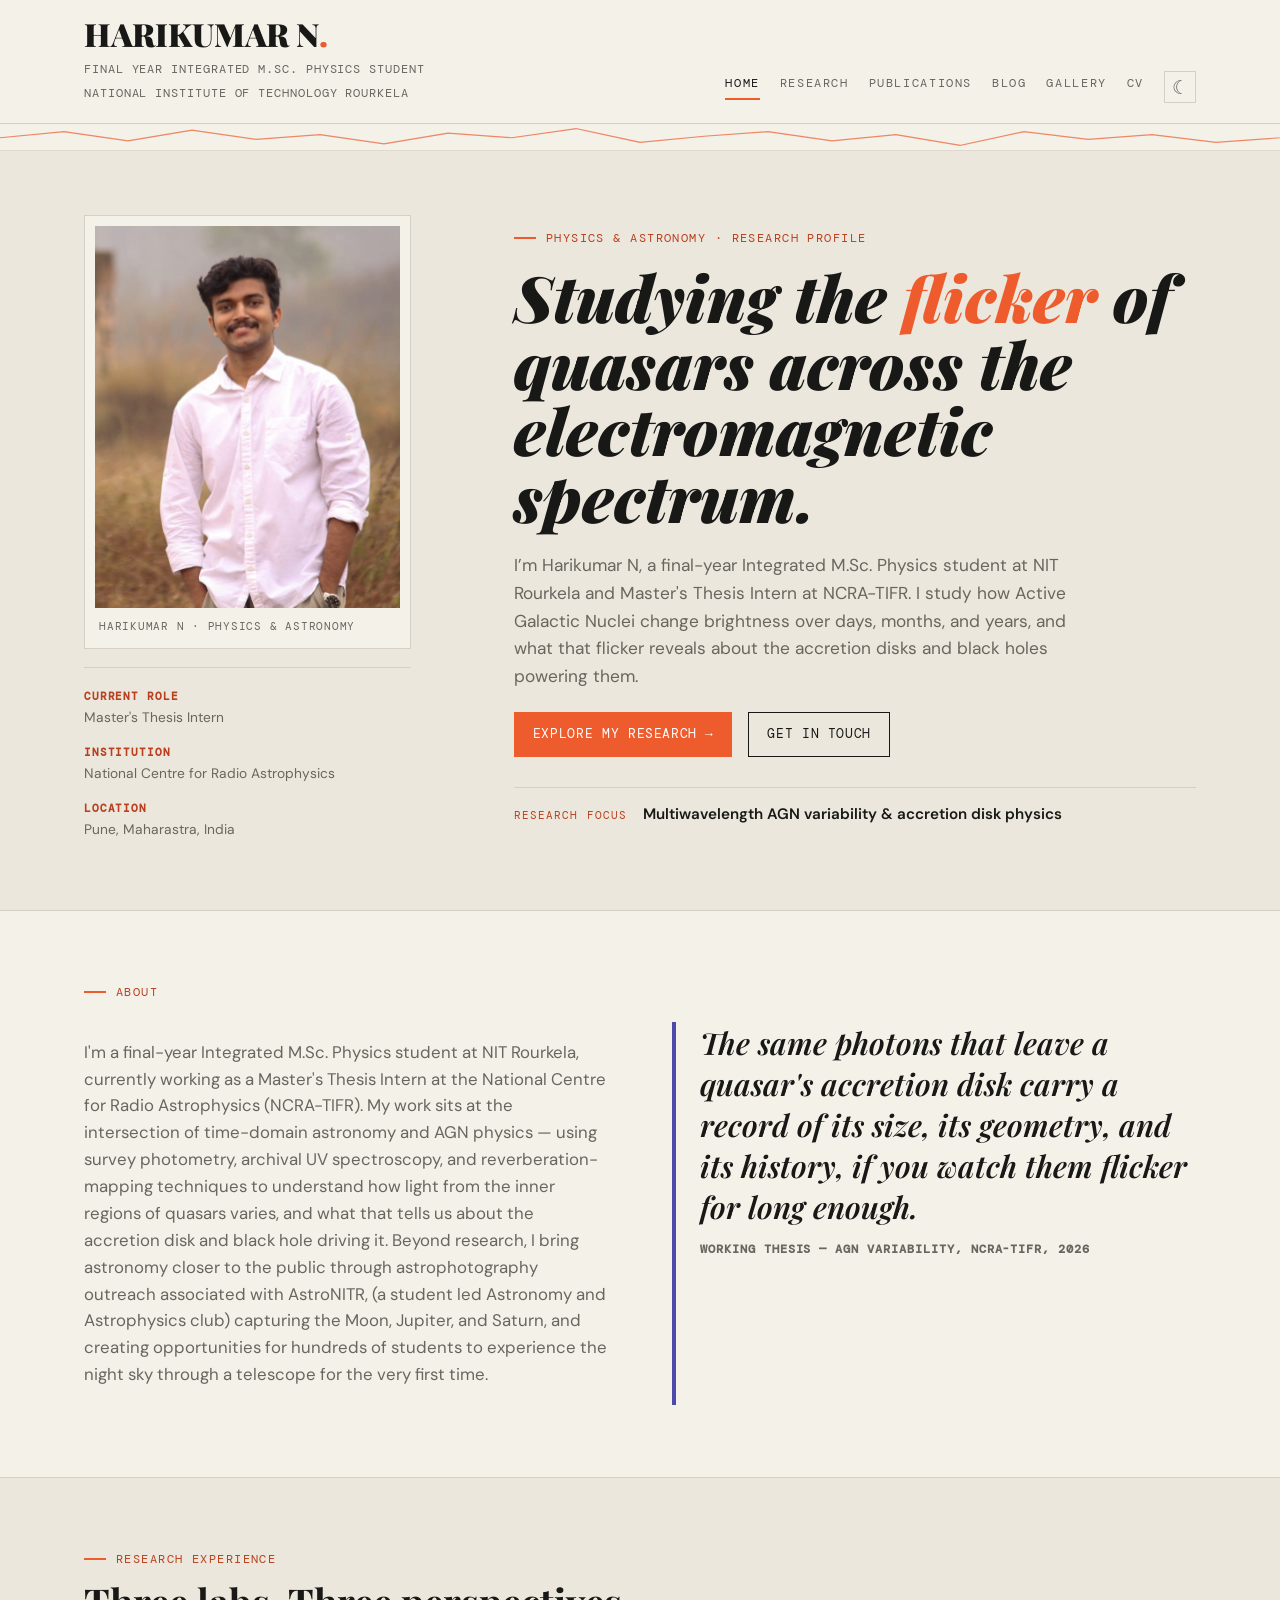
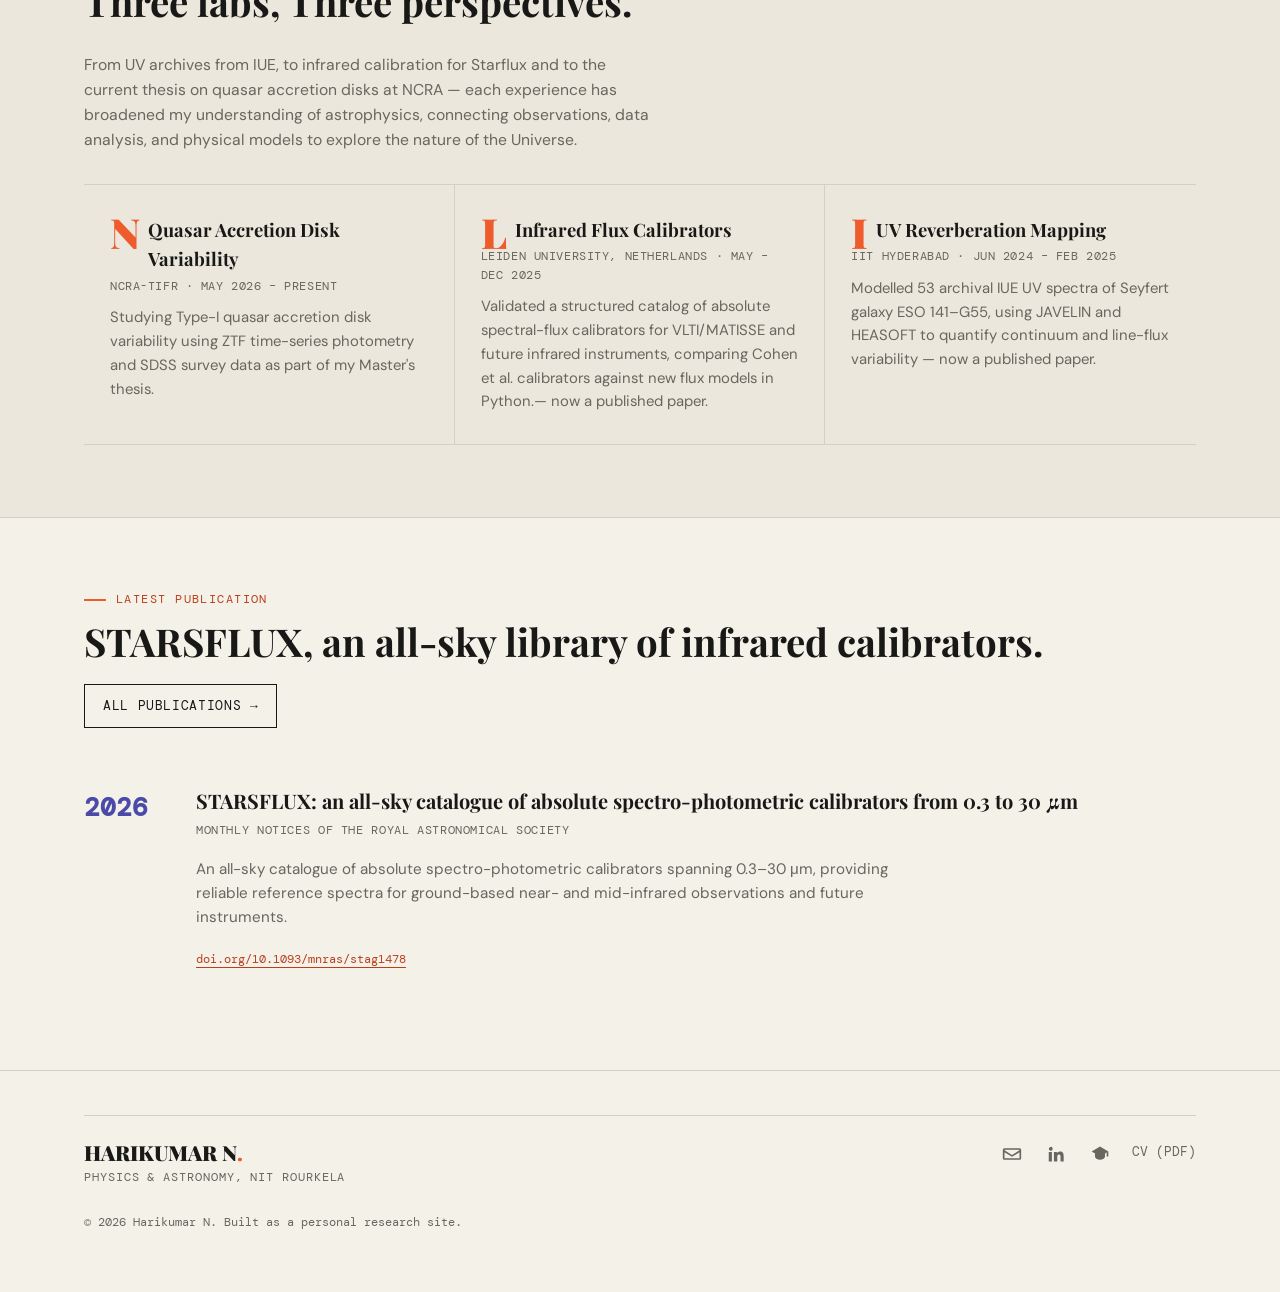
<file: index.html>
<!DOCTYPE html>
<html lang="en">
<head>
<meta charset="UTF-8">
<meta name="viewport" content="width=device-width, initial-scale=1">
<title>Harikumar N</title>
<meta name="description" content="Harikumar N, Master's researcher in Physics and Astronomy, NIT Rourkela — multiwavelength studies of AGN variability and accretion disk physics.">
<link rel="stylesheet" href="style.css">
</head>
<body>

<header class="masthead">
  <div class="wrap masthead-row">
    <div>
      <a href="index.html" class="wordmark">HARIKUMAR N<span>.</span></a>
      <div class="masthead-tag">final year Integrated M.Sc. Physics student </div>
      <div class="masthead-tag">National Institute of Technology Rourkela</div>
    </div>
    <nav class="mainnav">
      <a href="index.html" class="active">Home</a>
      <a href="research.html">Research</a>
      <a href="publications.html">Publications</a>
      <a href="blog.html">Blog</a>
      <a href="gallery.html">Gallery</a>
      <a href="AGN_CV (1).pdf">CV</a>
      <button class="theme-toggle" type="button" aria-pressed="false" aria-label="Switch to dark mode">
        <span class="theme-icon theme-moon" aria-hidden="true">☾</span>
        <span class="theme-icon theme-sun" aria-hidden="true">☀</span>
      </button>
    </nav>
  </div>
  <div class="masthead-rule"></div>
  <div class="pulse-strip" aria-hidden="true">
    <svg viewBox="0 0 1600 34" preserveAspectRatio="none">
      <path d="M0,18 L40,10 L80,22 L120,8 L160,20 L200,14 L240,26 L280,12 L320,18 L360,6 L400,24 L440,16 L480,10 L520,22 L560,14 L600,28 L640,10 L680,20 L720,14 L760,24 L800,18 L840,10 L880,22 L920,8 L960,20 L1000,14 L1040,26 L1080,12 L1120,18 L1160,6 L1200,24 L1240,16 L1280,10 L1320,22 L1360,14 L1400,28 L1440,10 L1480,20 L1520,14 L1560,24 L1600,18"
        fill="none" stroke="var(--quasar)" stroke-width="1.5"/>
    </svg>
  </div>
</header>

<main>
  <section class="hero profile-hero">
    <div class="wrap profile-grid">
      <aside class="profile-aside">
        <figure class="profile-portrait">
          <img src="profile.jpg.jpg" alt="Portrait of Harikumar N outdoors">
          <figcaption>Harikumar N · Physics &amp; Astronomy</figcaption>
        </figure>
        <div class="profile-facts">
          <div><b>Current role</b><br>Master's Thesis Intern</div>
          <div><b>Institution</b><br>National Centre for Radio Astrophysics</div>
          <div><b>Location</b><br>Pune, Maharastra, India</div>
        </div>
      </aside>
      <div class="profile-intro">
        <div class="eyebrow">Physics &amp; Astronomy · Research Profile</div>
        <h1>Studying the <em>flicker</em> of quasars across the electromagnetic spectrum.</h1>
        <p class="hero-dek">I’m Harikumar N, a final-year Integrated M.Sc. Physics student at NIT Rourkela and Master's Thesis Intern at NCRA-TIFR. I study how Active Galactic Nuclei change brightness over days, months, and years, and what that flicker reveals about the accretion disks and black holes powering them.</p>
        <div class="hero-links">
          <a class="btn primary" href="research.html">Explore my research <span aria-hidden="true">→</span></a>
          <a class="btn" href="mailto:nandavan2003@gmail.com">Get in touch</a>
        </div>
        <div class="profile-focus">
          <span>Research focus</span>
          <strong>Multiwavelength AGN variability &amp; accretion disk physics</strong>
        </div>
      </div>
    </div>
  </section>

  <section class="block">
    <div class="wrap">
      <div class="eyebrow">About</div>
      <div class="two-col" style="margin-top:20px;">
        <p style="font-size:1.05rem; color:var(--ink-soft); max-width:60ch;">
          I'm a final-year Integrated M.Sc. Physics student at NIT Rourkela, currently working as a
          Master's Thesis Intern at the National Centre for Radio Astrophysics (NCRA-TIFR). My work sits at the
          intersection of time-domain astronomy and AGN physics — using survey photometry, archival UV
          spectroscopy, and reverberation-mapping techniques to understand how light from the inner regions
          of quasars varies, and what that tells us about the accretion disk and black hole driving it.
          Beyond research, I bring astronomy closer to the public through astrophotography outreach associated with AstroNITR, (a student led Astronomy and Astrophysics club) capturing the Moon, Jupiter, and Saturn, and creating opportunities for hundreds of students to experience the night sky through a telescope for the very first time.
        </p>
        <blockquote class="pullquote">
          The same photons that leave a quasar's accretion disk carry a record of its size, its geometry,
          and its history, if you watch them flicker for long enough.
          <cite>Working thesis — AGN variability, NCRA-TIFR, 2026</cite>
        </blockquote>
      </div>
    </div>
  </section>

  <section class="block tinted">
    <div class="wrap">
      <div class="block-head">
        <div>
          <div class="eyebrow"> Research Experience</div>
          <h2>Three labs, Three perspectives.</h2>
        </div>
        <p>From UV archives from IUE, to infrared calibration for Starflux and to the current thesis on quasar
          accretion disks at NCRA — each experience has broadened my understanding of astrophysics, connecting observations, data analysis, and physical models to explore the nature of the Universe.</p>
      </div>
      <div class="dispatch-grid">
        <article class="dispatch reveal">
          <span class="drop">N</span>
          <h3>Quasar Accretion Disk Variability</h3>
          <div class="meta">NCRA-TIFR · May 2026 – Present</div>
          <p>Studying Type-I quasar accretion disk variability using ZTF time-series photometry and SDSS
            survey data as part of my Master's thesis.</p>
        </article>
        <article class="dispatch reveal">
          <span class="drop">L</span>
          <h3>Infrared Flux Calibrators</h3>
          <div class="meta">Leiden University, Netherlands · May – Dec 2025</div>
          <p>Validated a structured catalog of absolute spectral-flux calibrators for VLTI/MATISSE and future
            infrared instruments, comparing Cohen et al. calibrators against new flux models in Python.— now a published paper.</p>
        </article>
        <article class="dispatch reveal">
          <span class="drop">I</span>
          <h3>UV Reverberation Mapping</h3>
          <div class="meta">IIT Hyderabad · Jun 2024 – Feb 2025</div>
          <p>Modelled 53 archival IUE UV spectra of Seyfert galaxy ESO 141–G55, using JAVELIN and HEASOFT
            to quantify continuum and line-flux variability — now a published paper.</p>
        </article>
      </div>
    </div>
  </section>

  <section class="block">
    <div class="wrap">
      <div class="block-head">
        <div>
          <div class="eyebrow">Latest publication</div>
          <h2>STARSFLUX, an all-sky library of infrared calibrators.</h2>
        </div>
        <a class="btn" href="publications.html">All publications →</a>
      </div>
      <div class="pub-entry" style="border-bottom:none;">
        <div class="pub-year">2026</div>
        <div>
          <div class="pub-title">STARSFLUX: an all-sky catalogue of absolute spectro-photometric calibrators from 0.3 to 30 μm</div>
          <div class="pub-journal">Monthly Notices of the Royal Astronomical Society</div>
          <p class="pub-desc">An all-sky catalogue of absolute spectro-photometric calibrators spanning 0.3–30 μm, providing reliable reference spectra for ground-based near- and mid-infrared observations and future instruments.</p>
          <a class="pub-link" href="https://doi.org/10.1093/mnras/stag1478" target="_blank" rel="noopener">doi.org/10.1093/mnras/stag1478</a>
        </div>
      </div>
    </div>
  </section>
</main>

<footer>
  <div class="wrap">
    <div class="masthead-rule" style="margin-bottom:26px;"></div>
    <div class="footer-row">
      <div>
        <div class="wordmark" style="font-size:1.3rem;">HARIKUMAR N<span>.</span></div>
        <div class="masthead-tag">Physics &amp; Astronomy, NIT Rourkela</div>
      </div>
      <div class="footer-links">
        <a class="icon-link" href="mailto:nandavan2003@gmail.com" aria-label="Email" title="Email">
          <svg viewBox="0 0 24 24" aria-hidden="true"><path d="M3 5h18a2 2 0 0 1 2 2v10a2 2 0 0 1-2 2H3a2 2 0 0 1-2-2V7a2 2 0 0 1 2-2Zm0 2v.5l9 5.6 9-5.6V7H3Zm18 10V9.85l-8.47 5.27a1 1 0 0 1-1.06 0L3 9.85V17h18Z"/></svg>
        </a>
        <a class="icon-link" href="https://www.linkedin.com/in/harikumar-n-b17628258/" target="_blank" rel="noopener" aria-label="LinkedIn" title="LinkedIn">
          <svg viewBox="0 0 24 24" aria-hidden="true"><path d="M5.2 3.5A2.3 2.3 0 1 1 5.2 8a2.3 2.3 0 0 1 0-4.5ZM3.3 9.5h3.8V21H3.3V9.5ZM9.5 9.5h3.6v1.57h.05c.5-.94 1.73-1.93 3.56-1.93 3.81 0 4.51 2.5 4.51 5.75V21h-3.8v-5.42c0-1.29-.02-2.95-1.8-2.95-1.8 0-2.08 1.4-2.08 2.85V21H9.5V9.5Z"/></svg>
        </a>
        <a class="icon-link" href="https://scholar.google.com/citations?user=ooK4Ng0AAAAJ&hl=en" target="_blank" rel="noopener" aria-label="Google Scholar" title="Google Scholar">
          <svg viewBox="0 0 24 24" aria-hidden="true"><path d="m2 9 10-6 10 6-10 6L2 9Zm4 2.4V15c0 2.2 2.69 4 6 4s6-1.8 6-4v-3.6l-6 3.6-6-3.6ZM20 10v5h2v-6l-2 1Z"/></svg>
        </a>
        <a href="AGN_CV (1).pdf">CV (PDF)</a>
      </div>
    </div>
    <div class="footer-note">© <span id="year"></span> Harikumar N. Built as a personal research site.</div>
  </div>
</footer>

<script src="script.js"></script>
</body>
</html>
</file>
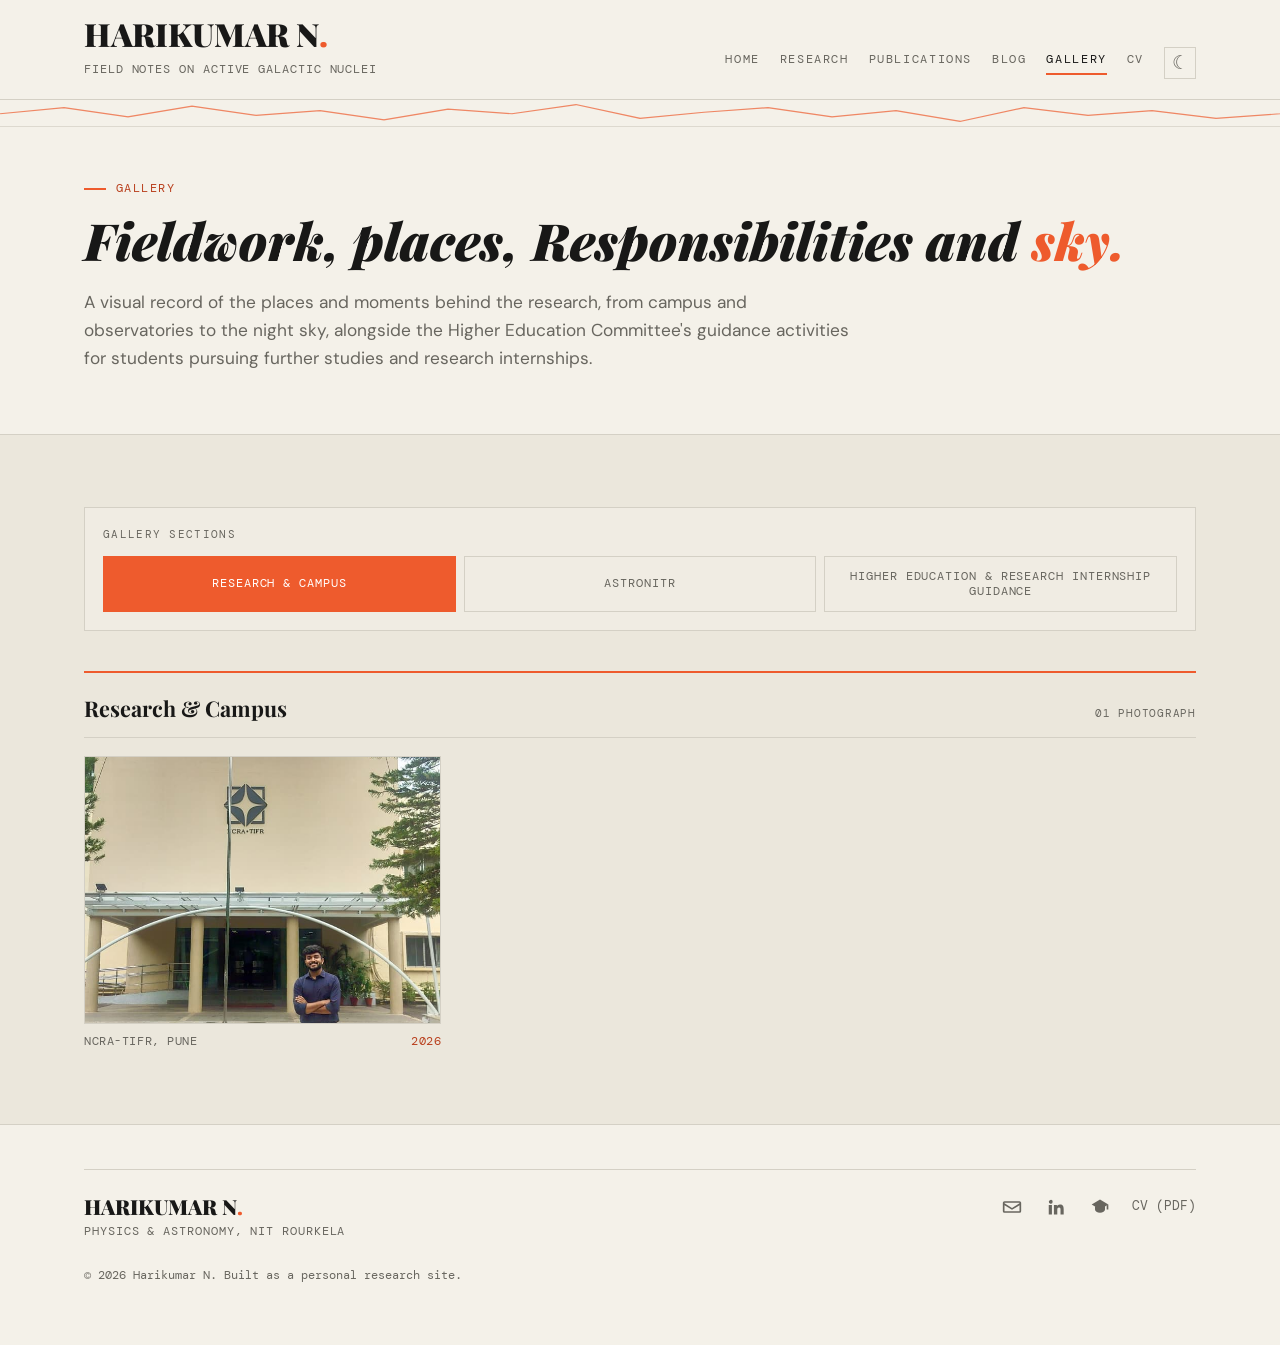
<file: gallery.html>
<!DOCTYPE html>
<html lang="en">
<head>
<meta charset="UTF-8">
<meta name="viewport" content="width=device-width, initial-scale=1">
<title>Gallery — Harikumar N</title>
<meta name="description" content="Photographs from Harikumar N's research, campus life, and astrophotography.">
<link rel="stylesheet" href="style.css">
</head>
<body>

<header class="masthead">
  <div class="wrap masthead-row">
    <div>
      <a href="index.html" class="wordmark">HARIKUMAR N<span>.</span></a>
      <div class="masthead-tag">Field Notes on Active Galactic Nuclei</div>
    </div>
    <nav class="mainnav">
      <a href="index.html">Home</a>
      <a href="research.html">Research</a>
      <a href="publications.html">Publications</a>
      <a href="blog.html">Blog</a>
      <a href="gallery.html" class="active">Gallery</a>
      <a href="AGN_CV (1).pdf">CV</a>
      <button class="theme-toggle" type="button" aria-pressed="false" aria-label="Switch to dark mode">
        <span class="theme-icon theme-moon" aria-hidden="true">☾</span>
        <span class="theme-icon theme-sun" aria-hidden="true">☀</span>
      </button>
    </nav>
  </div>
  <div class="masthead-rule"></div>
  <div class="pulse-strip" aria-hidden="true">
    <svg viewBox="0 0 1600 34" preserveAspectRatio="none">
      <path d="M0,18 L40,10 L80,22 L120,8 L160,20 L200,14 L240,26 L280,12 L320,18 L360,6 L400,24 L440,16 L480,10 L520,22 L560,14 L600,28 L640,10 L680,20 L720,14 L760,24 L800,18 L840,10 L880,22 L920,8 L960,20 L1000,14 L1040,26 L1080,12 L1120,18 L1160,6 L1200,24 L1240,16 L1280,10 L1320,22 L1360,14 L1400,28 L1440,10 L1480,20 L1520,14 L1560,24 L1600,18"
        fill="none" stroke="var(--quasar)" stroke-width="1.5"/>
    </svg>
  </div>
</header>

<main>
  <section class="hero" style="padding:52px 0 40px;">
    <div class="wrap">
      <div class="eyebrow">Gallery</div>
      <h1 style="font-size:clamp(2rem,4.4vw,3.2rem);">Fieldwork, places, Responsibilities and <em>sky.</em></h1>
      <p class="hero-dek" style="max-width:64ch;">A visual record of the places and moments behind the research, from campus and observatories to the night sky, alongside the Higher Education Committee's guidance activities for students pursuing further studies and research internships.</p>
    </div>
  </section>

  <section class="block tinted gallery-section">
    <div class="wrap">
      <div class="gallery-section-switcher">
        <div class="gallery-section-label">Gallery sections</div>
        <nav class="gallery-tabs" aria-label="Gallery sections">
        <button class="gallery-tab is-active" type="button" data-gallery-target="research-campus" aria-controls="research-campus" aria-selected="true">Research &amp; Campus</button>
        <button class="gallery-tab" type="button" data-gallery-target="astronitr" aria-controls="astronitr" aria-selected="false">AstroNITR</button>
        <button class="gallery-tab" type="button" data-gallery-target="higher-education" aria-controls="higher-education" aria-selected="false">Higher Education &amp; Research Internship Guidance</button>
        </nav>
      </div>

      <div class="gallery-group" id="research-campus">
        <div class="gallery-group-head">
          <h3>Research &amp; Campus</h3>
          <span class="gallery-count">01 photograph</span>
        </div>
        <div class="gallery-grid">
          <figure class="gallery-item">
            <img src="harikumar-ncra.jpeg" alt="Harikumar N outside the NCRA-TIFR building in Pune" loading="lazy">
            <figcaption>NCRA-TIFR, Pune <span>2026</span></figcaption>
          </figure>
        </div>
      </div>

      <div class="gallery-group is-hidden" id="astronitr">
        <div class="gallery-group-head">
          <h3>AstroNITR</h3>
          <span class="gallery-count">11 photographs</span>
        </div>
        <div class="gallery-grid astro-slideshow" aria-live="polite">
          <figure class="gallery-item astro-slide is-active"><img src="Astronitr/1.jpeg" alt="Close-up of the lunar surface" loading="lazy"><figcaption>Lunar surface close-up <span>01 / 11</span></figcaption></figure>
          <figure class="gallery-item astro-slide"><img src="Astronitr/2.jpeg" alt="Orion Nebula" loading="lazy"><figcaption>Orion Nebula <span>02 / 11</span></figcaption></figure>
          <figure class="gallery-item astro-slide"><img src="Astronitr/3.jpeg" alt="Full Moon" loading="lazy"><figcaption>Full Moon <span>03 / 11</span></figcaption></figure>
          <figure class="gallery-item astro-slide"><img src="Astronitr/4.jpeg" alt="Full Moon" loading="lazy"><figcaption>Full Moon <span>04 / 11</span></figcaption></figure>
          <figure class="gallery-item astro-slide"><img src="Astronitr/5.jpeg" alt="Moon" loading="lazy"><figcaption>Moon <span>05 / 11</span></figcaption></figure>
          <figure class="gallery-item astro-slide"><img src="Astronitr/6.jpeg" alt="Jupiter" loading="lazy"><figcaption>Jupiter <span>06 / 11</span></figcaption></figure>
          <figure class="gallery-item astro-slide"><img src="Astronitr/7.jpeg" alt="Saturn" loading="lazy"><figcaption>Saturn <span>07 / 11</span></figcaption></figure>
          <figure class="gallery-item astro-slide"><img src="Astronitr/9.jpeg" alt="Moon" loading="lazy"><figcaption>Moon <span>08 / 11</span></figcaption></figure>
          <figure class="gallery-item astro-slide"><img src="Astronitr/11.jpeg" alt="Sun Spot observation during ASI conference 2024" loading="lazy"><figcaption>Sun Spot observation during ASI conference 2024 <span>09 / 11</span></figcaption></figure>
          <figure class="gallery-item astro-slide"><img src="Astronitr/12.jpeg" alt="Sun Spot observation during ASI conference 2024" loading="lazy"><figcaption>Sun Spot observation during ASI conference 2024 <span>10 / 11</span></figcaption></figure>
          <figure class="gallery-item astro-slide"><img src="Astronitr/13.jpeg" alt="Sun Spot observation during ASI conference 2024" loading="lazy"><figcaption>Sun Spot observation during ASI conference 2024 <span>11 / 11</span></figcaption></figure>
        </div>
      </div>

      <div class="gallery-group is-hidden" id="higher-education">
        <div class="gallery-group-head">
          <h3>Higher Education &amp; Research Internship Guidance</h3>
          <span class="gallery-count">06 items</span>
        </div>
        <p class="gallery-group-description">As the Secretary of Higher Education Committee which comes under the Career Development Center at NIT Rourkela, I have maintained strong relationships with leading educators and higher education consultancies to help students access guidance on further studies, research internships, and career opportunities.</p>
        <div class="gallery-grid">
          <figure class="gallery-item"><img src="HigherEducation/image6.jpeg" alt="Higher education guidance session with invited speaker" loading="lazy"><figcaption>Higher education guidance session <span>01 / 05</span></figcaption></figure>
          <figure class="gallery-item"><img src="HigherEducation/image7.jpeg" alt="Presentation on how to make a good resume" loading="lazy"><figcaption>Resume building guidance <span>02 / 05</span></figcaption></figure>
          <figure class="gallery-item"><img src="HigherEducation/image8.jpeg" alt="Students attending a guidance session" loading="lazy"><figcaption>Student guidance session <span>03 / 05</span></figcaption></figure>
          <figure class="gallery-item"><img src="HigherEducation/image9.png" alt="IDP Services overseas education session" loading="lazy"><figcaption>Overseas education guidance by IDP Services <span>04 / 05</span></figcaption></figure>
          <figure class="gallery-item"><img src="HigherEducation/image10.png" alt="Overseas education guidance by IDP Services" loading="lazy"><figcaption>Overseas education guidance by IDP Services <span>05 / 06</span></figcaption></figure>
          <figure class="gallery-item"><img src="HigherEducation/3.jpeg" alt="Certificate of Appreciation for serving as Secretary of the Higher Education Committee at NIT Rourkela during the 2025-2026 academic session" loading="lazy"><figcaption>Certificate of Appreciation, Higher Education Committee Secretary <span>06 / 06</span></figcaption></figure>
        </div>
      </div>
    </div>
  </section>
</main>

<footer>
  <div class="wrap">
    <div class="masthead-rule" style="margin-bottom:26px;"></div>
    <div class="footer-row">
      <div>
        <div class="wordmark" style="font-size:1.3rem;">HARIKUMAR N<span>.</span></div>
        <div class="masthead-tag">Physics &amp; Astronomy, NIT Rourkela</div>
      </div>
      <div class="footer-links">
        <a class="icon-link" href="mailto:nandavan2003@gmail.com" aria-label="Email" title="Email">
          <svg viewBox="0 0 24 24" aria-hidden="true"><path d="M3 5h18a2 2 0 0 1 2 2v10a2 2 0 0 1-2 2H3a2 2 0 0 1-2-2V7a2 2 0 0 1 2-2Zm0 2v.5l9 5.6 9-5.6V7H3Zm18 10V9.85l-8.47 5.27a1 1 0 0 1-1.06 0L3 9.85V17h18Z"/></svg>
        </a>
        <a class="icon-link" href="https://www.linkedin.com/in/harikumar-n-b17628258/" target="_blank" rel="noopener" aria-label="LinkedIn" title="LinkedIn">
          <svg viewBox="0 0 24 24" aria-hidden="true"><path d="M5.2 3.5A2.3 2.3 0 1 1 5.2 8a2.3 2.3 0 0 1 0-4.5ZM3.3 9.5h3.8V21H3.3V9.5ZM9.5 9.5h3.6v1.57h.05c.5-.94 1.73-1.93 3.56-1.93 3.81 0 4.51 2.5 4.51 5.75V21h-3.8v-5.42c0-1.29-.02-2.95-1.8-2.95-1.8 0-2.08 1.4-2.08 2.85V21H9.5V9.5Z"/></svg>
        </a>
        <a class="icon-link" href="https://scholar.google.com/citations?user=ooK4Ng0AAAAJ&amp;hl=en" target="_blank" rel="noopener" aria-label="Google Scholar" title="Google Scholar">
          <svg viewBox="0 0 24 24" aria-hidden="true"><path d="m2 9 10-6 10 6-10 6L2 9Zm4 2.4V15c0 2.2 2.69 4 6 4s6-1.8 6-4v-3.6l-6 3.6-6-3.6ZM20 10v5h2v-6l-2 1Z"/></svg>
        </a>
        <a href="AGN_CV (1).pdf">CV (PDF)</a>
      </div>
    </div>
    <div class="footer-note">© <span id="year"></span> Harikumar N. Built as a personal research site.</div>
  </div>
</footer>

<script src="script.js"></script>
</body>
</html>
</file>
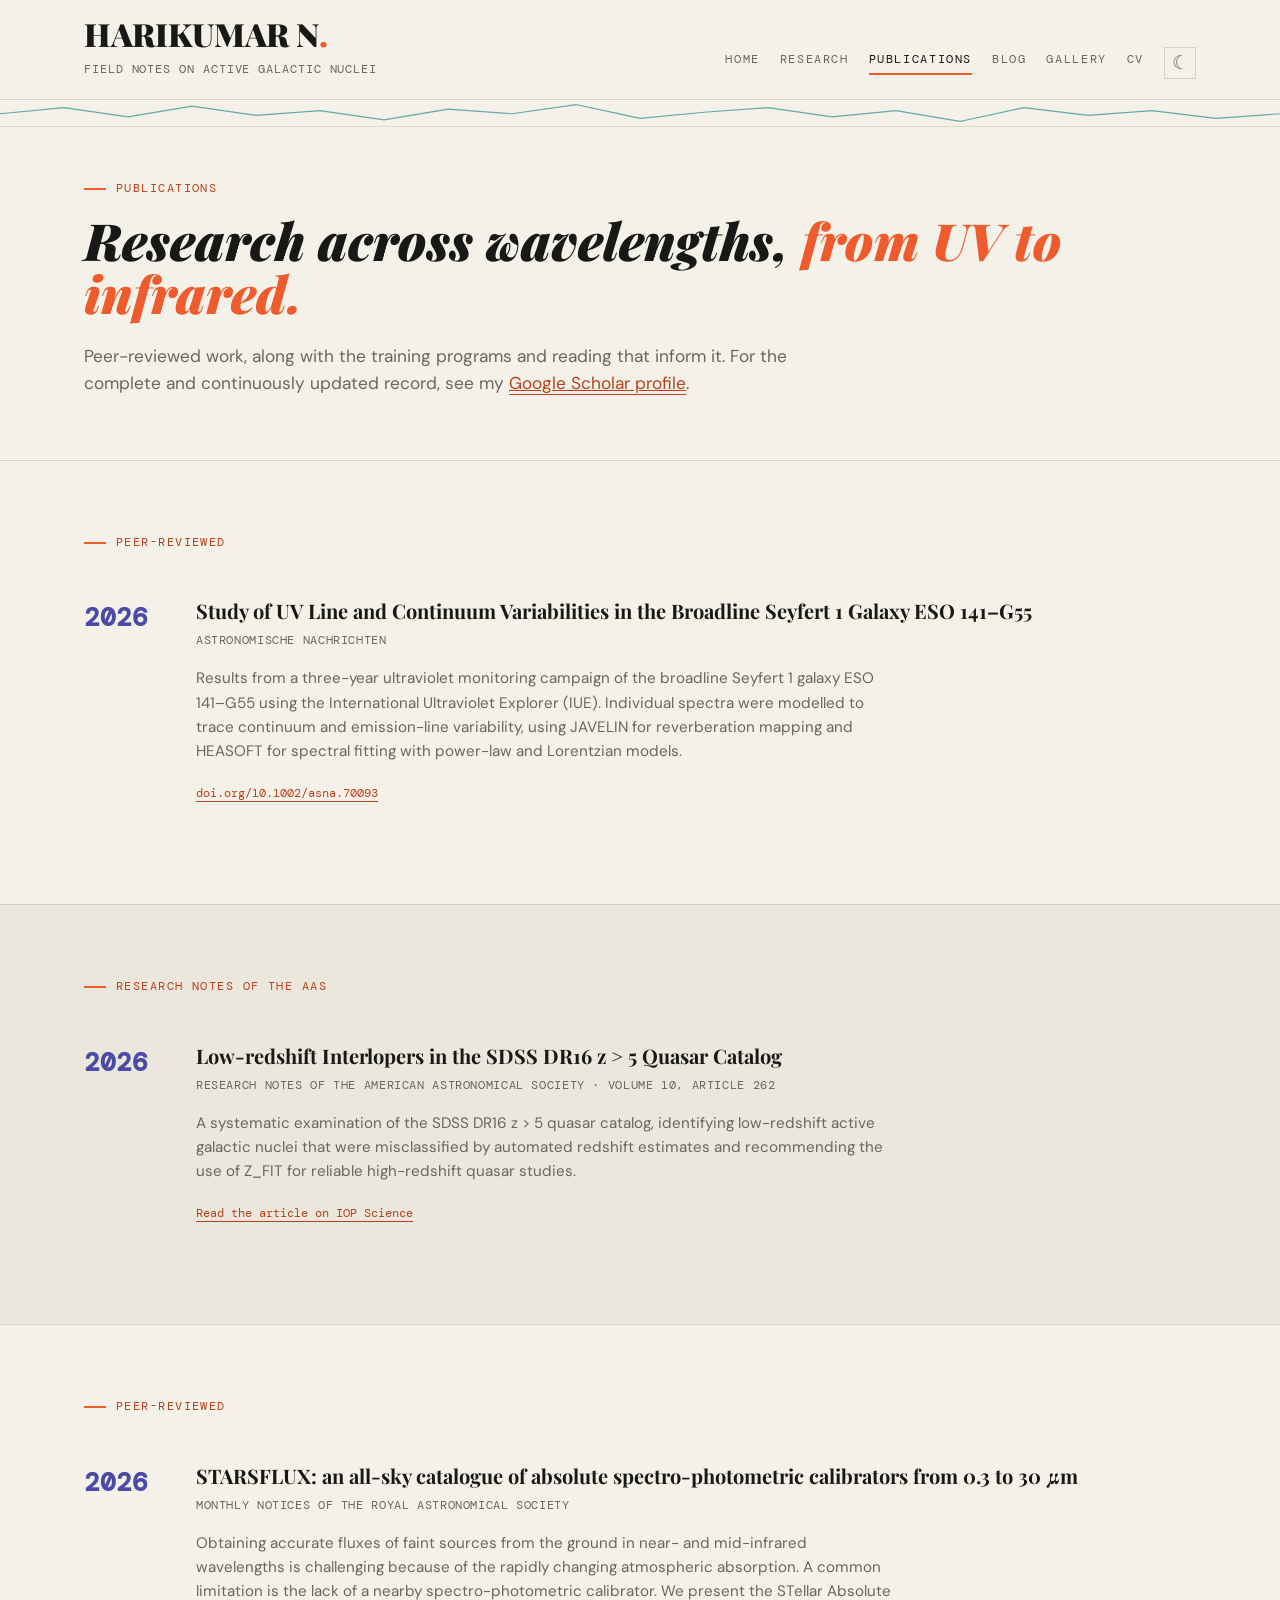
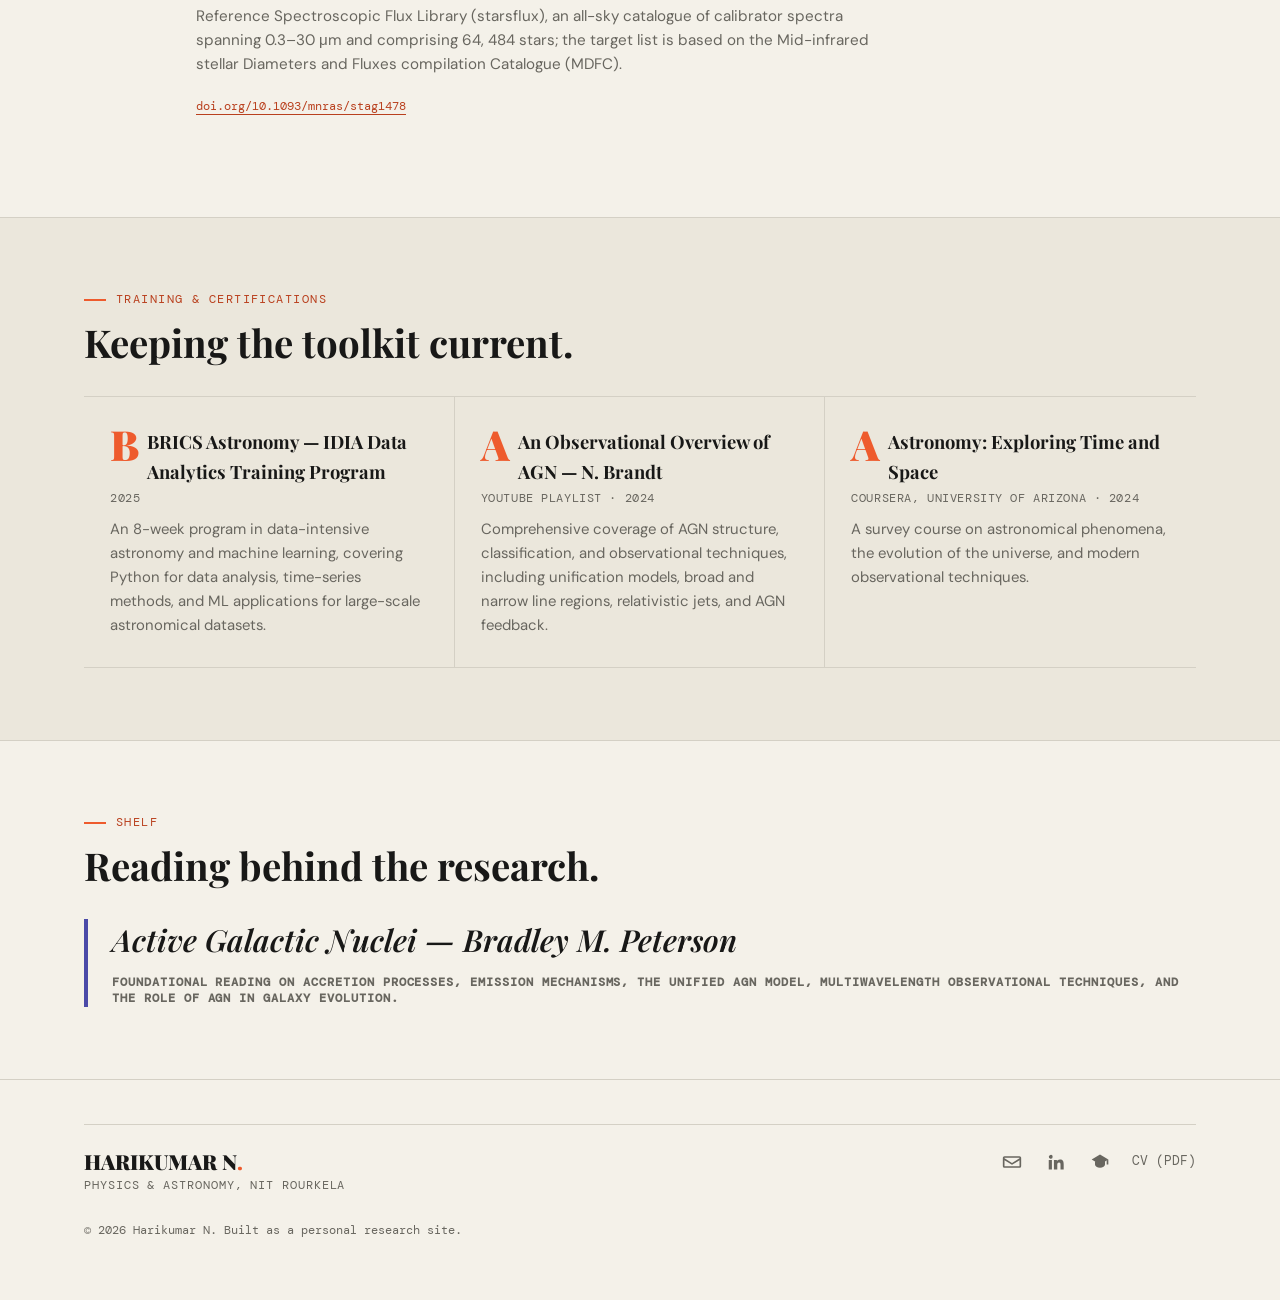
<file: publications.html>
<!DOCTYPE html>
<html lang="en">
<head>
<meta charset="UTF-8">
<meta name="viewport" content="width=device-width, initial-scale=1">
<title>Publications — Harikumar N</title>
<meta name="description" content="Publications, certifications and reading by Harikumar N on AGN variability and accretion disk physics.">
<link rel="stylesheet" href="style.css">
</head>
<body>

<header class="masthead">
  <div class="wrap masthead-row">
    <div>
      <a href="index.html" class="wordmark">HARIKUMAR N<span>.</span></a>
      <div class="masthead-tag">Field Notes on Active Galactic Nuclei</div>
    </div>
    <nav class="mainnav">
      <a href="index.html">Home</a>
      <a href="research.html">Research</a>
      <a href="publications.html" class="active">Publications</a>
      <a href="blog.html">Blog</a>
      <a href="gallery.html">Gallery</a>
      <a href="AGN_CV (1).pdf">CV</a>
      <button class="theme-toggle" type="button" aria-pressed="false" aria-label="Switch to dark mode">
        <span class="theme-icon theme-moon" aria-hidden="true">☾</span>
        <span class="theme-icon theme-sun" aria-hidden="true">☀</span>
      </button>
    </nav>
  </div>
  <div class="masthead-rule"></div>
  <div class="pulse-strip" aria-hidden="true">
    <svg viewBox="0 0 1600 34" preserveAspectRatio="none">
      <path d="M0,18 L40,10 L80,22 L120,8 L160,20 L200,14 L240,26 L280,12 L320,18 L360,6 L400,24 L440,16 L480,10 L520,22 L560,14 L600,28 L640,10 L680,20 L720,14 L760,24 L800,18 L840,10 L880,22 L920,8 L960,20 L1000,14 L1040,26 L1080,12 L1120,18 L1160,6 L1200,24 L1240,16 L1280,10 L1320,22 L1360,14 L1400,28 L1440,10 L1480,20 L1520,14 L1560,24 L1600,18"
        fill="none" stroke="var(--cyan)" stroke-width="1.5"/>
    </svg>
  </div>
</header>

<main>
  <section class="hero" style="padding:52px 0 40px;">
    <div class="wrap">
      <div class="eyebrow">Publications</div>
      <h1 style="font-size:clamp(2rem,4.4vw,3.2rem);">Research across wavelengths, <em>from UV to infrared.</em></h1>
      <p class="hero-dek" style="max-width:64ch;">Peer-reviewed work, along with the training programs and
        reading that inform it. For the complete and continuously updated record, see my
        <a href="https://scholar.google.com/citations?user=ooK4Ng0AAAAJ&hl=en" target="_blank" rel="noopener" style="color:var(--quasar-deep); border-bottom:1px solid var(--quasar-deep);">Google Scholar profile</a>.</p>
    </div>
  </section>

  <section class="block">
    <div class="wrap">
      <div class="eyebrow" style="margin-bottom:18px;">Peer-reviewed</div>
      <div class="pub-entry">
        <div class="pub-year">2026</div>
        <div>
          <div class="pub-title">Study of UV Line and Continuum Variabilities in the Broadline Seyfert 1 Galaxy ESO 141–G55</div>
          <div class="pub-journal">Astronomische Nachrichten</div>
          <p class="pub-desc">Results from a three-year ultraviolet monitoring campaign of the broadline
            Seyfert 1 galaxy ESO 141–G55 using the International Ultraviolet Explorer (IUE). Individual
            spectra were modelled to trace continuum and emission-line variability, using JAVELIN for
            reverberation mapping and HEASOFT for spectral fitting with power-law and Lorentzian models.</p>
          <a class="pub-link" href="https://doi.org/10.1002/asna.70093" target="_blank" rel="noopener">doi.org/10.1002/asna.70093</a>
        </div>
      </div>
    </div>
  </section>

  <section class="block tinted">
    <div class="wrap">
      <div class="eyebrow" style="margin-bottom:18px;">Research Notes of the AAS</div>
      <div class="pub-entry" style="border-bottom:none;">
        <div class="pub-year">2026</div>
        <div>
          <div class="pub-title">Low-redshift Interlopers in the SDSS DR16 z &gt; 5 Quasar Catalog</div>
          <div class="pub-journal">Research Notes of the American Astronomical Society · Volume 10, Article 262</div>
          <p class="pub-desc">A systematic examination of the SDSS DR16 z &gt; 5 quasar catalog, identifying low-redshift active galactic nuclei that were misclassified by automated redshift estimates and recommending the use of Z_FIT for reliable high-redshift quasar studies.</p>
          <a class="pub-link" href="https://iopscience.iop.org/article/10.3847/2515-5172/aea40f" target="_blank" rel="noopener">Read the article on IOP Science</a>
        </div>
      </div>
    </div>
  </section>

  <section class="block">
    <div class="wrap">
      <div class="eyebrow" style="margin-bottom:18px;">Peer-reviewed</div>
      <div class="pub-entry">
        <div class="pub-year">2026</div>
        <div>
          <div class="pub-title">STARSFLUX: an all-sky catalogue of absolute spectro-photometric calibrators from 0.3 to 30 μm </div>
          <div class="pub-journal">Monthly Notices of the Royal Astronomical Society</div>
          <p class="pub-desc">Obtaining accurate fluxes of faint sources from the ground in near- and mid-infrared wavelengths is challenging because of the rapidly changing atmospheric absorption. A common limitation is the lack of a nearby spectro-photometric calibrator. We present the STellar Absolute Reference Spectroscopic Flux Library (starsflux), an all-sky catalogue of calibrator spectra spanning 0.3–30 μm and comprising 64, 484 stars; the target list is based on the Mid-infrared stellar Diameters and Fluxes compilation Catalogue (MDFC). </p>
          <a class="pub-link" href="https://doi.org/10.1093/mnras/stag1478" target="_blank" rel="noopener">doi.org/10.1093/mnras/stag1478</a>
        </div>
      </div>
    </div>
  </section>

  <section class="block tinted">
    <div class="wrap">
      <div class="block-head">
        <div>
          <div class="eyebrow">Training &amp; certifications</div>
          <h2>Keeping the toolkit current.</h2>
        </div>
      </div>
      <div class="dispatch-grid" style="grid-template-columns:repeat(3,1fr);">
        <article class="dispatch reveal">
          <span class="drop">B</span>
          <h3>BRICS Astronomy — IDIA Data Analytics Training Program</h3>
          <div class="meta">2025</div>
          <p>An 8-week program in data-intensive astronomy and machine learning, covering Python for data
            analysis, time-series methods, and ML applications for large-scale astronomical datasets.</p>
        </article>
        <article class="dispatch reveal">
          <span class="drop">A</span>
          <h3>An Observational Overview of AGN — N. Brandt</h3>
          <div class="meta">YouTube playlist · 2024</div>
          <p>Comprehensive coverage of AGN structure, classification, and observational techniques, including
            unification models, broad and narrow line regions, relativistic jets, and AGN feedback.</p>
        </article>
        <article class="dispatch reveal">
          <span class="drop">A</span>
          <h3>Astronomy: Exploring Time and Space</h3>
          <div class="meta">Coursera, University of Arizona · 2024</div>
          <p>A survey course on astronomical phenomena, the evolution of the universe, and modern
            observational techniques.</p>
        </article>
      </div>
    </div>
  </section>

  <section class="block">
    <div class="wrap">
      <div class="block-head">
        <div>
          <div class="eyebrow">Shelf</div>
          <h2>Reading behind the research.</h2>
        </div>
      </div>
      <blockquote class="pullquote">
        Active Galactic Nuclei — Bradley M. Peterson
        <cite>Foundational reading on accretion processes, emission mechanisms, the unified AGN model,
          multiwavelength observational techniques, and the role of AGN in galaxy evolution.</cite>
      </blockquote>
    </div>
  </section>
</main>

<footer>
  <div class="wrap">
    <div class="masthead-rule" style="margin-bottom:26px;"></div>
    <div class="footer-row">
      <div>
        <div class="wordmark" style="font-size:1.3rem;">HARIKUMAR N<span>.</span></div>
        <div class="masthead-tag">Physics &amp; Astronomy, NIT Rourkela</div>
      </div>
      <div class="footer-links">
        <a class="icon-link" href="mailto:nandavan2003@gmail.com" aria-label="Email" title="Email">
          <svg viewBox="0 0 24 24" aria-hidden="true"><path d="M3 5h18a2 2 0 0 1 2 2v10a2 2 0 0 1-2 2H3a2 2 0 0 1-2-2V7a2 2 0 0 1 2-2Zm0 2v.5l9 5.6 9-5.6V7H3Zm18 10V9.85l-8.47 5.27a1 1 0 0 1-1.06 0L3 9.85V17h18Z"/></svg>
        </a>
        <a class="icon-link" href="https://www.linkedin.com/in/harikumar-n-b17628258/" target="_blank" rel="noopener" aria-label="LinkedIn" title="LinkedIn">
          <svg viewBox="0 0 24 24" aria-hidden="true"><path d="M5.2 3.5A2.3 2.3 0 1 1 5.2 8a2.3 2.3 0 0 1 0-4.5ZM3.3 9.5h3.8V21H3.3V9.5ZM9.5 9.5h3.6v1.57h.05c.5-.94 1.73-1.93 3.56-1.93 3.81 0 4.51 2.5 4.51 5.75V21h-3.8v-5.42c0-1.29-.02-2.95-1.8-2.95-1.8 0-2.08 1.4-2.08 2.85V21H9.5V9.5Z"/></svg>
        </a>
        <a class="icon-link" href="https://scholar.google.com/citations?user=ooK4Ng0AAAAJ&hl=en" target="_blank" rel="noopener" aria-label="Google Scholar" title="Google Scholar">
          <svg viewBox="0 0 24 24" aria-hidden="true"><path d="m2 9 10-6 10 6-10 6L2 9Zm4 2.4V15c0 2.2 2.69 4 6 4s6-1.8 6-4v-3.6l-6 3.6-6-3.6ZM20 10v5h2v-6l-2 1Z"/></svg>
        </a>
        <a href="AGN_CV (1).pdf">CV (PDF)</a>
      </div>
    </div>
    <div class="footer-note">© <span id="year"></span> Harikumar N. Built as a personal research site.</div>
  </div>
</footer>

<script src="script.js"></script>
</body>
</html>
</file>
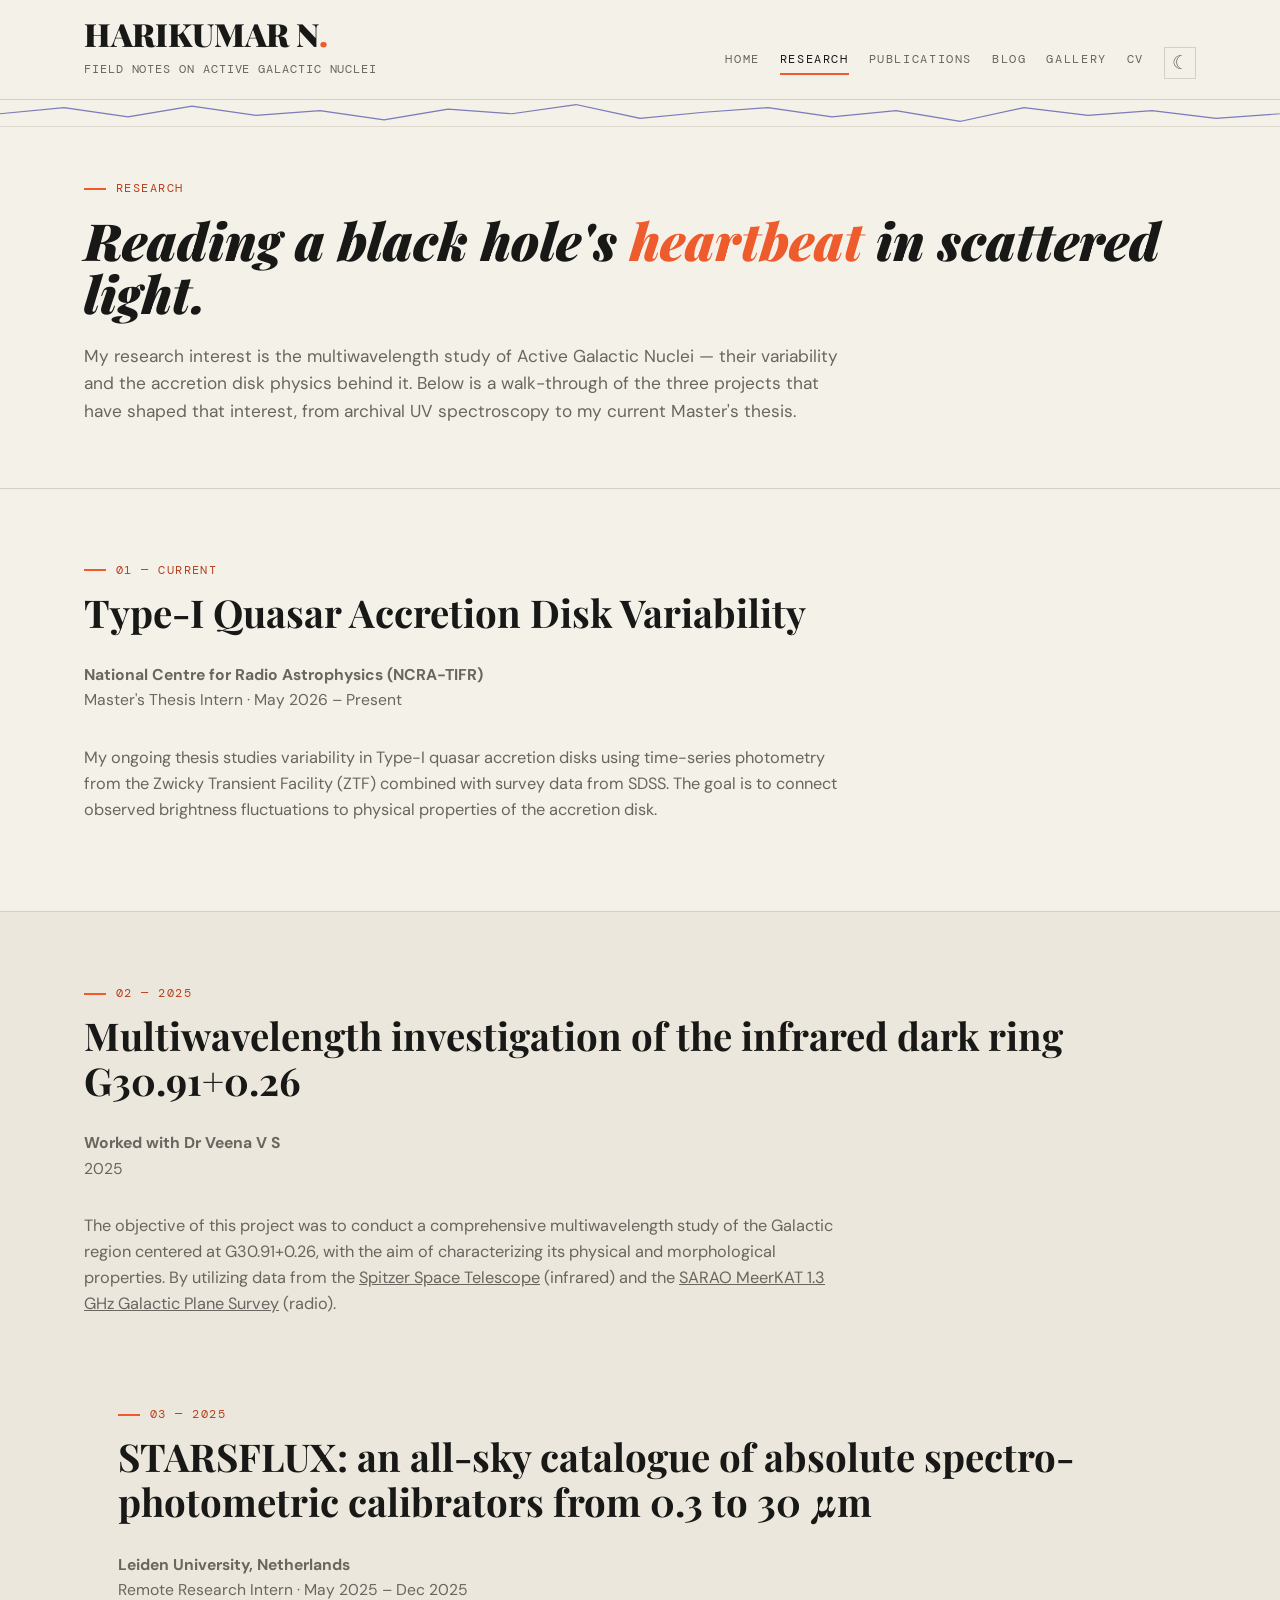
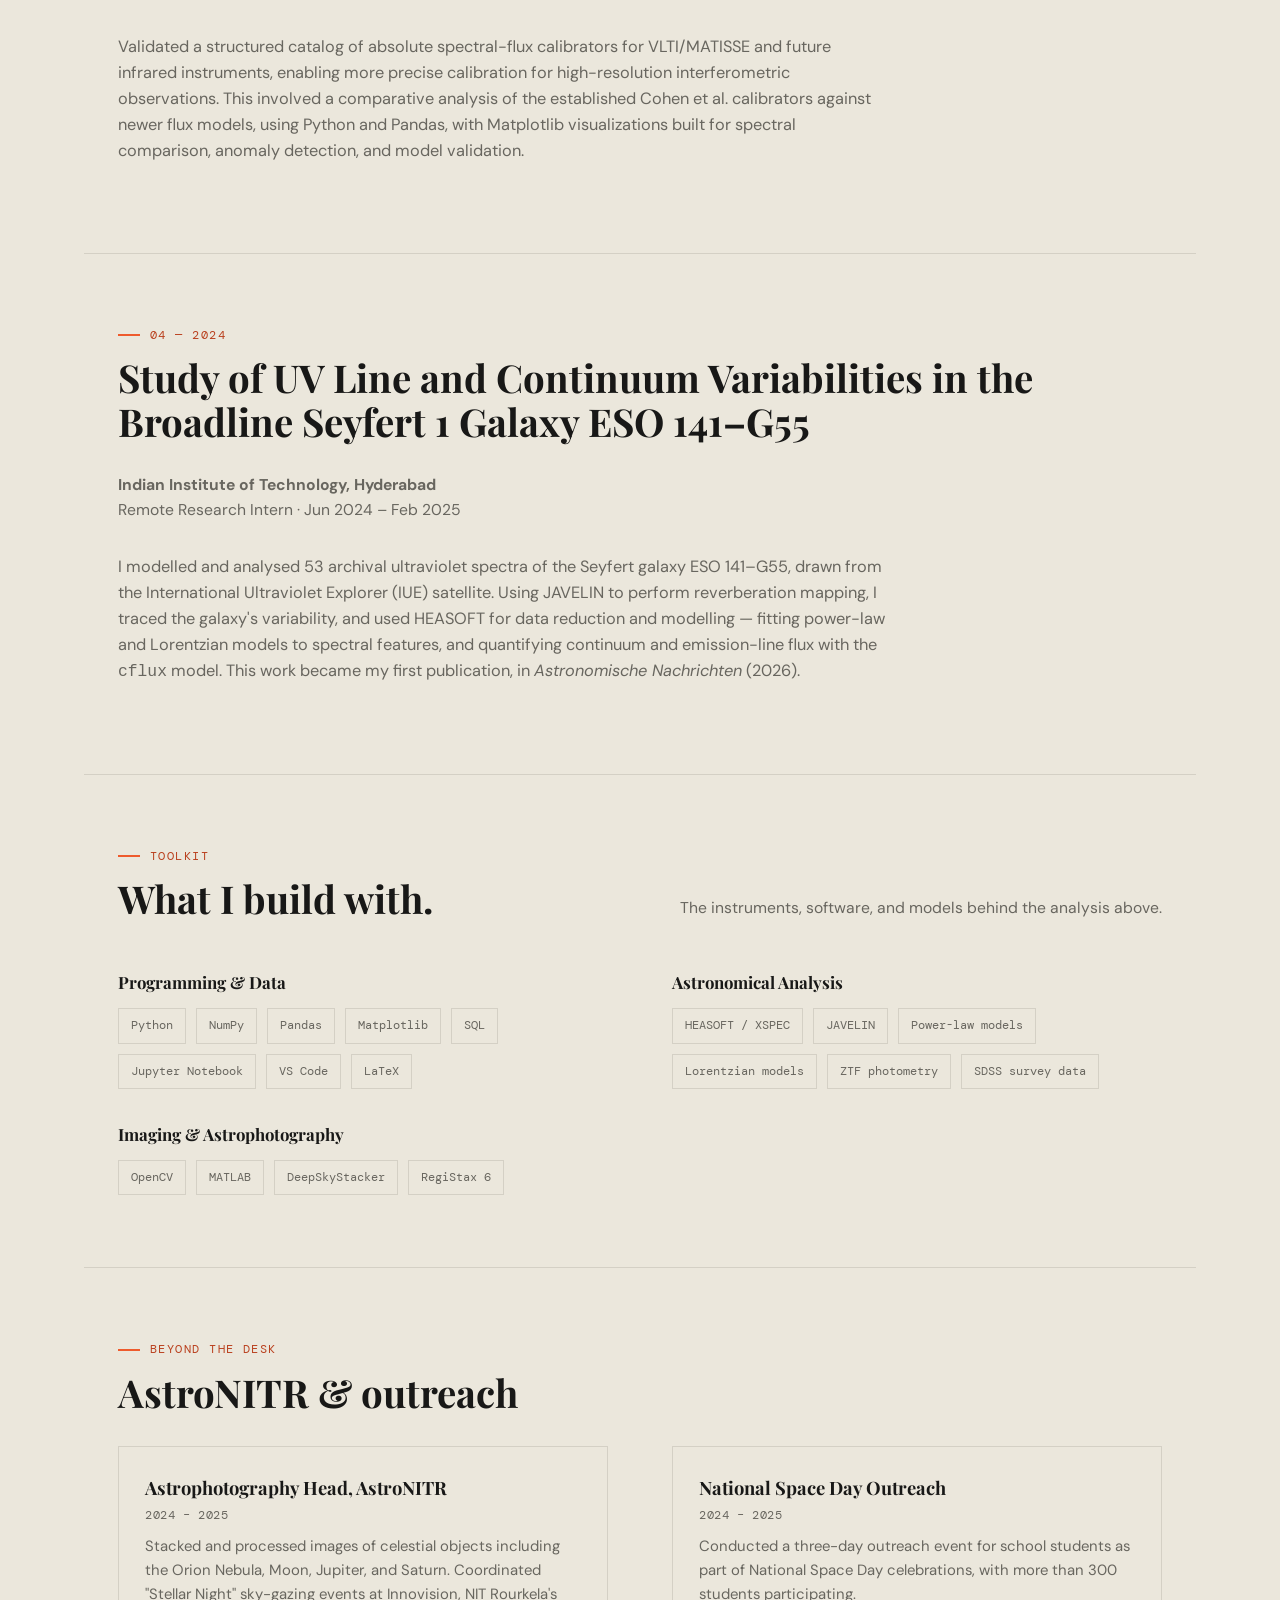
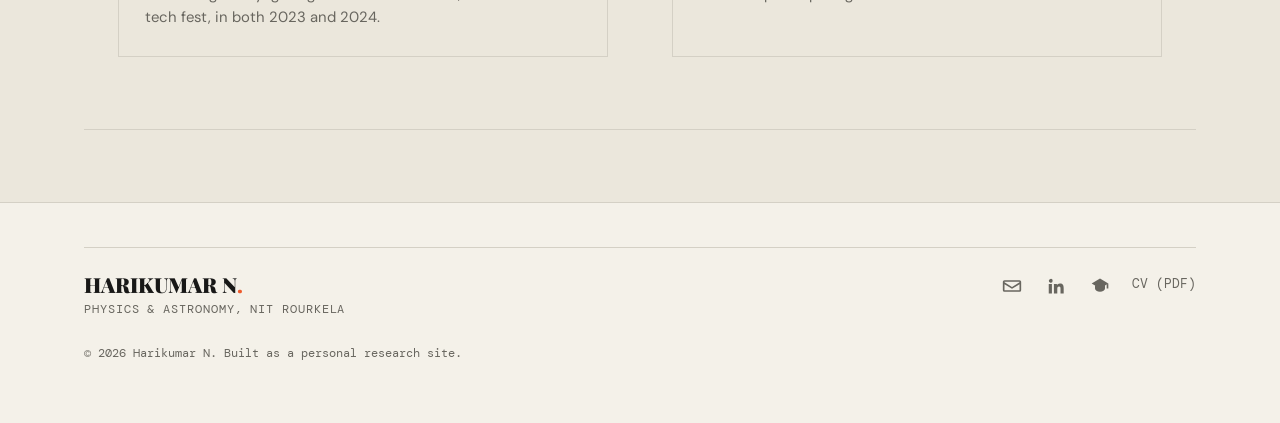
<file: research.html>
<!DOCTYPE html>
<html lang="en">
<head>
<meta charset="UTF-8">
<meta name="viewport" content="width=device-width, initial-scale=1">
<title>Research — Harikumar N</title>
<meta name="description" content="Research on AGN variability, accretion disk physics, UV reverberation mapping, and infrared flux calibration.">
<link rel="stylesheet" href="style.css">
</head>
<body>

<header class="masthead">
  <div class="wrap masthead-row">
    <div>
      <a href="index.html" class="wordmark">HARIKUMAR N<span>.</span></a>
      <div class="masthead-tag">Field Notes on Active Galactic Nuclei</div>
    </div>
    <nav class="mainnav">
      <a href="index.html">Home</a>
      <a href="research.html" class="active">Research</a>
      <a href="publications.html">Publications</a>
      <a href="blog.html">Blog</a>
      <a href="gallery.html">Gallery</a>
      <a href="AGN_CV (1).pdf">CV</a>
      <button class="theme-toggle" type="button" aria-pressed="false" aria-label="Switch to dark mode">
        <span class="theme-icon theme-moon" aria-hidden="true">☾</span>
        <span class="theme-icon theme-sun" aria-hidden="true">☀</span>
      </button>
    </nav>
  </div>
  <div class="masthead-rule"></div>
  <div class="pulse-strip" aria-hidden="true">
    <svg viewBox="0 0 1600 34" preserveAspectRatio="none">
      <path d="M0,18 L40,10 L80,22 L120,8 L160,20 L200,14 L240,26 L280,12 L320,18 L360,6 L400,24 L440,16 L480,10 L520,22 L560,14 L600,28 L640,10 L680,20 L720,14 L760,24 L800,18 L840,10 L880,22 L920,8 L960,20 L1000,14 L1040,26 L1080,12 L1120,18 L1160,6 L1200,24 L1240,16 L1280,10 L1320,22 L1360,14 L1400,28 L1440,10 L1480,20 L1520,14 L1560,24 L1600,18"
        fill="none" stroke="var(--uv)" stroke-width="1.5"/>
    </svg>
  </div>
</header>

<main>
  <section class="hero" style="padding:52px 0 40px;">
    <div class="wrap">
      <div class="eyebrow">Research</div>
      <h1 style="font-size:clamp(2rem,4.4vw,3.2rem);">Reading a black hole's <em>heartbeat</em> in scattered light.</h1>
      <p class="hero-dek" style="max-width:64ch;">My research interest is the multiwavelength study of Active
        Galactic Nuclei — their variability and the accretion disk physics behind it. Below is a walk-through
        of the three projects that have shaped that interest, from archival UV spectroscopy to my current
        Master's thesis.</p>
    </div>
  </section>

  <section class="block">
    <div class="wrap">
      <div class="block-head">
        <div>
          <div class="eyebrow">01 — Current</div>
          <h2>Type-I Quasar Accretion Disk Variability</h2>
        </div>
        <p><b>National Centre for Radio Astrophysics (NCRA-TIFR)</b><br>Master's Thesis Intern · May 2026 – Present</p>
      </div>
      <p style="max-width:70ch; color:var(--ink-soft); font-size:1.02rem;">
        My ongoing thesis studies variability in Type-I quasar accretion disks using time-series photometry
        from the Zwicky Transient Facility (ZTF) combined with survey data from SDSS. The goal is to connect
        observed brightness fluctuations to physical properties of the accretion disk. 
      </p>
    </div>
  </section>

  <section class="block tinted">
    <div class="wrap">
      <div class="block-head">
        <div>
          <div class="eyebrow">02 — 2025</div>
          <h2>Multiwavelength investigation of the infrared dark ring G30.91+0.26</h2>
        </div>
        <p><b>Worked with Dr Veena V S</b><br>2025</p>
      </div>
      <p style="max-width:70ch; color:var(--ink-soft); font-size:1.02rem;">
        The objective of this project was to conduct a comprehensive multiwavelength study of the Galactic
        region centered at G30.91+0.26, with the aim of characterizing its physical and morphological
        properties. By utilizing data from the <a href="https://irsa.ipac.caltech.edu/applications/Spitzer/SHA/" target="_blank" rel="noopener">Spitzer Space Telescope</a> (infrared) and the
        <a href="https://archive-gw-1.kat.ac.za/public/repository/10.48479/3wfd-e270/data/MFS_cubes/bucket_contents.html" target="_blank" rel="noopener">SARAO MeerKAT 1.3 GHz Galactic Plane Survey</a> (radio). 
      </p>

  <section class="block">
    <div class="wrap">
      <div class="block-head">
        <div>
          <div class="eyebrow">03 — 2025</div>
          <h2>
STARSFLUX: an all-sky catalogue of absolute spectro-photometric calibrators from 0.3 to 30 μm</h2>
        </div>
        <p><b>Leiden University, Netherlands</b><br>Remote Research Intern · May 2025 – Dec 2025</p>
      </div>
      <p style="max-width:70ch; color:var(--ink-soft); font-size:1.02rem;">
        Validated a structured catalog of absolute spectral-flux calibrators for VLTI/MATISSE and future
        infrared instruments, enabling more precise calibration for high-resolution interferometric
        observations. This involved a comparative analysis of the established Cohen et al. calibrators
        against newer flux models, using Python and Pandas, with Matplotlib visualizations built for
        spectral comparison, anomaly detection, and model validation.
      </p>
    </div>
  </section>

  <section class="block tinted">
    <div class="wrap">
      <div class="block-head">
        <div>
          <div class="eyebrow">04 — 2024</div>
          <h2>
Study of UV Line and Continuum Variabilities in the Broadline Seyfert 1 Galaxy ESO 141–G55</h2>
        </div>
        <p><b>Indian Institute of Technology, Hyderabad</b><br>Remote Research Intern · Jun 2024 – Feb 2025</p>
      </div>
      <p style="max-width:70ch; color:var(--ink-soft); font-size:1.02rem;">
        I modelled and analysed 53 archival ultraviolet spectra of the Seyfert galaxy ESO 141–G55, drawn
        from the International Ultraviolet Explorer (IUE) satellite. Using JAVELIN to perform reverberation
        mapping, I traced the galaxy's variability, and used HEASOFT for data reduction and modelling —
        fitting power-law and Lorentzian models to spectral features, and quantifying continuum and
        emission-line flux with the <code>cflux</code> model. This work became my first publication, in
        <i>Astronomische Nachrichten</i> (2026).
      </p>
    </div>
  </section>

  <section class="block tinted">
    <div class="wrap">
      <div class="block-head">
        <div>
          <div class="eyebrow">Toolkit</div>
          <h2>What I build with.</h2>
        </div>
        <p>The instruments, software, and models behind the analysis above.</p>
      </div>
      <div class="two-col">
        <div>
          <h3 style="font-family:var(--display); font-size:1.05rem; margin-bottom:12px;">Programming &amp; Data</h3>
          <div class="tag-cloud">
            <span class="tag">Python</span><span class="tag">NumPy</span><span class="tag">Pandas</span>
            <span class="tag">Matplotlib</span><span class="tag">SQL</span><span class="tag">Jupyter Notebook</span>
            <span class="tag">VS Code</span><span class="tag">LaTeX</span>
          </div>
        </div>
        <div>
          <h3 style="font-family:var(--display); font-size:1.05rem; margin-bottom:12px;">Astronomical Analysis</h3>
          <div class="tag-cloud">
            <span class="tag">HEASOFT / XSPEC</span><span class="tag">JAVELIN</span>
            <span class="tag">Power-law models</span><span class="tag">Lorentzian models</span>
            <span class="tag">ZTF photometry</span><span class="tag">SDSS survey data</span>
          </div>
        </div>
      </div>
      <div style="margin-top:32px;">
        <h3 style="font-family:var(--display); font-size:1.05rem; margin-bottom:12px;">Imaging &amp; Astrophotography</h3>
        <div class="tag-cloud">
          <span class="tag">OpenCV</span><span class="tag">MATLAB</span>
          <span class="tag">DeepSkyStacker</span><span class="tag">RegiStax 6</span>
        </div>
      </div>
    </div>
  </section>

  <section class="block">
    <div class="wrap">
      <div class="block-head">
        <div>
          <div class="eyebrow">Beyond the desk</div>
          <h2>AstroNITR &amp; outreach</h2>
        </div>
      </div>
      <div class="two-col">
        <div class="dispatch reveal" style="border:1px solid var(--hairline); padding:26px;">
          <h3>Astrophotography Head, AstroNITR</h3>
          <div class="meta">2024 – 2025</div>
          <p>Stacked and processed images of celestial objects including the Orion Nebula, Moon, Jupiter, and
            Saturn. Coordinated "Stellar Night" sky-gazing events at Innovision, NIT Rourkela's tech fest, in
            both 2023 and 2024.</p>
        </div>
        <div class="dispatch reveal" style="border:1px solid var(--hairline); padding:26px;">
          <h3>National Space Day Outreach</h3>
          <div class="meta">2024 – 2025</div>
          <p>Conducted a three-day outreach event for school students as part of National Space Day
            celebrations, with more than 300 students participating.</p>
        </div>
      </div>
    </div>
  </section>
</main>

<footer>
  <div class="wrap">
    <div class="masthead-rule" style="margin-bottom:26px;"></div>
    <div class="footer-row">
      <div>
        <div class="wordmark" style="font-size:1.3rem;">HARIKUMAR N<span>.</span></div>
        <div class="masthead-tag">Physics &amp; Astronomy, NIT Rourkela</div>
      </div>
      <div class="footer-links">
        <a class="icon-link" href="mailto:nandavan2003@gmail.com" aria-label="Email" title="Email">
          <svg viewBox="0 0 24 24" aria-hidden="true"><path d="M3 5h18a2 2 0 0 1 2 2v10a2 2 0 0 1-2 2H3a2 2 0 0 1-2-2V7a2 2 0 0 1 2-2Zm0 2v.5l9 5.6 9-5.6V7H3Zm18 10V9.85l-8.47 5.27a1 1 0 0 1-1.06 0L3 9.85V17h18Z"/></svg>
        </a>
        <a class="icon-link" href="https://www.linkedin.com/in/harikumar-n-b17628258/" target="_blank" rel="noopener" aria-label="LinkedIn" title="LinkedIn">
          <svg viewBox="0 0 24 24" aria-hidden="true"><path d="M5.2 3.5A2.3 2.3 0 1 1 5.2 8a2.3 2.3 0 0 1 0-4.5ZM3.3 9.5h3.8V21H3.3V9.5ZM9.5 9.5h3.6v1.57h.05c.5-.94 1.73-1.93 3.56-1.93 3.81 0 4.51 2.5 4.51 5.75V21h-3.8v-5.42c0-1.29-.02-2.95-1.8-2.95-1.8 0-2.08 1.4-2.08 2.85V21H9.5V9.5Z"/></svg>
        </a>
        <a class="icon-link" href="https://scholar.google.com/citations?user=ooK4Ng0AAAAJ&hl=en" target="_blank" rel="noopener" aria-label="Google Scholar" title="Google Scholar">
          <svg viewBox="0 0 24 24" aria-hidden="true"><path d="m2 9 10-6 10 6-10 6L2 9Zm4 2.4V15c0 2.2 2.69 4 6 4s6-1.8 6-4v-3.6l-6 3.6-6-3.6ZM20 10v5h2v-6l-2 1Z"/></svg>
        </a>
        <a href="AGN_CV (1).pdf">CV (PDF)</a>
      </div>
    </div>
    <div class="footer-note">© <span id="year"></span> Harikumar N. Built as a personal research site.</div>
  </div>
</footer>

<script src="script.js"></script>
</body>
</html>
</file>
<file: style.css>
@import url('https://fonts.googleapis.com/css2?family=DM+Mono:wght@400;500&family=DM+Sans:wght@400;500;600;700&family=Playfair+Display:ital,wght@0,500;0,600;1,500;1,600&display=swap');

:root{
  --paper:#f4f1e9;
  --paper-dim:#ebe7dc;
  --ink:#181817;
  --ink-soft:#68665f;
  --quasar:#ee5b2d;
  --quasar-deep:#b9401e;
  --uv:#4b4aa8;
  --cyan:#2b8e8d;
  --hairline:#d4d0c5;
  --hero-overlay:rgba(244,241,233,.96);
  --max:1180px;
  --display:'Playfair Display', Georgia, serif;
  --body:'DM Sans', sans-serif;
  --mono:'DM Mono', monospace;
}

html[data-theme="dark"]{
  --paper:#171817;
  --paper-dim:#222421;
  --ink:#f3f0e7;
  --ink-soft:#b8b5ab;
  --quasar:#ff8051;
  --quasar-deep:#ff9c7b;
  --uv:#aaa8f0;
  --cyan:#68c9c1;
  --hairline:#3a3c37;
  --hero-overlay:rgba(23,24,23,.94);
}

*{box-sizing:border-box;}
html{scroll-behavior:smooth;}
body{
  margin:0;
  background:var(--paper);
  color:var(--ink);
  font-family:var(--body);
  font-size:16px;
  line-height:1.6;
  -webkit-font-smoothing:antialiased;
}
img{max-width:100%;display:block;}
a{color:inherit;}
::selection{background:var(--quasar);color:#fff;}

@media (prefers-reduced-motion: reduce){
  *{animation-duration:0.001ms !important; animation-iteration-count:1 !important; transition-duration:0.001ms !important; scroll-behavior:auto !important;}
}

.wrap{max-width:var(--max); margin:0 auto; padding:0 34px;}

/* ---------- Masthead ---------- */
.masthead{padding-top:18px; background:var(--paper);}
.masthead-row{
  display:flex; align-items:flex-end; justify-content:space-between;
  gap:24px; flex-wrap:wrap; padding-bottom:20px;
}
.wordmark{
  font-family:var(--display);
  font-weight:900;
  font-size:clamp(1.5rem, 2.6vw, 2rem);
  letter-spacing:0;
  line-height:1;
  text-decoration:none;
  color:var(--ink);
}
.wordmark span{color:var(--quasar);}
.masthead-tag{
  font-family:var(--mono);
  font-size:0.72rem;
  letter-spacing:0.08em;
  text-transform:uppercase;
  color:var(--ink-soft);
  margin-top:6px;
}
nav.mainnav{
  display:flex; align-items:center; gap:20px; flex-wrap:wrap;
  font-family:var(--mono);
  font-size:0.72rem;
  letter-spacing:0.14em;
  text-transform:uppercase;
}
nav.mainnav a{
  text-decoration:none; color:var(--ink-soft);
  padding-bottom:4px; border-bottom:2px solid transparent;
  transition:color .15s ease, border-color .15s ease;
}
nav.mainnav a:hover, nav.mainnav a.active{
  color:var(--ink); border-color:var(--quasar);
}
.theme-toggle{
  width:32px; height:32px; display:inline-grid; place-items:center;
  color:var(--ink-soft); background:transparent; border:1px solid var(--hairline);
  padding:0; cursor:pointer; transition:color .15s ease, border-color .15s ease, background .15s ease;
}
.theme-toggle:hover, .theme-toggle:focus-visible{
  color:var(--ink); border-color:var(--quasar); background:var(--paper-dim);
}
.theme-toggle:focus-visible{outline:2px solid var(--quasar); outline-offset:3px;}
.theme-icon{font-family:var(--body); font-size:1.2rem; line-height:1;}
.theme-sun{display:none;}
html[data-theme="dark"] .theme-moon{display:none;}
html[data-theme="dark"] .theme-sun{display:block;}
.masthead-rule{
  height:1px;
  background:var(--hairline);
}

/* ---------- Pulse strip: signature element ---------- */
.pulse-strip{
  width:100%; height:27px; overflow:hidden; background:var(--paper);
  border-bottom:1px solid var(--hairline); opacity:.7;
}
.pulse-strip svg{width:200%; height:100%; display:block; animation:driftPulse 22s linear infinite;}
@keyframes driftPulse{ from{transform:translateX(0);} to{transform:translateX(-50%);} }

/* ---------- Eyebrow / labels ---------- */
.eyebrow{
  font-family:var(--mono); font-size:0.75rem; letter-spacing:0.12em;
  text-transform:uppercase; color:var(--quasar-deep);
  display:flex; align-items:center; gap:10px;
}
.eyebrow::before{content:""; width:22px; height:2px; background:var(--quasar);}

/* ---------- Hero ---------- */
.hero{padding:78px 0 58px; border-bottom:1px solid var(--hairline);}
.hero-grid{display:grid; grid-template-columns:1.5fr 1fr; gap:48px; align-items:end;}
.hero-grid > *{min-width:0;}

/* ---------- Profile hero ---------- */
.profile-hero{padding:64px 0 70px; background:var(--paper-dim);}
.profile-grid{display:grid; grid-template-columns:minmax(220px, .72fr) minmax(0, 1.5fr); gap:clamp(42px, 8vw, 110px); align-items:center;}
.profile-aside{min-width:0;}
.profile-portrait{margin:0; border:1px solid var(--hairline); background:var(--paper); padding:10px;}
.profile-portrait img{width:100%; aspect-ratio:4 / 5; object-fit:cover; object-position:82% 35%; filter:saturate(.9) contrast(1.03);}
.profile-portrait figcaption{font-family:var(--mono); font-size:.68rem; letter-spacing:.07em; text-transform:uppercase; color:var(--ink-soft); padding:10px 4px 2px;}
.profile-facts{border-top:1px solid var(--hairline); margin-top:18px; padding-top:16px; display:grid; gap:12px; font-size:.86rem; color:var(--ink-soft);}
.profile-facts b{font-family:var(--mono); font-size:.68rem; letter-spacing:.08em; text-transform:uppercase; color:var(--quasar-deep);}
.profile-intro{min-width:0;}
.profile-intro h1{max-width:760px;}
.profile-focus{border-top:1px solid var(--hairline); margin-top:30px; padding-top:14px; display:flex; gap:16px; align-items:baseline; flex-wrap:wrap;}
.profile-focus span{font-family:var(--mono); font-size:.68rem; letter-spacing:.1em; text-transform:uppercase; color:var(--quasar-deep);}
.profile-focus strong{font-size:.95rem; font-weight:600; color:var(--ink);}

.hero h1{
  font-family:var(--display); font-weight:900; font-style:italic;
  font-size:clamp(2.4rem, 5vw, 4.2rem);
  line-height:1.04; letter-spacing:0; margin:16px 0 22px;
}
.hero h1 em{color:var(--quasar); font-style:italic;}
.hero-dek{font-size:1.08rem; color:var(--ink-soft); max-width:46ch; margin-bottom:22px;}
.hero-links{display:flex; gap:16px; flex-wrap:wrap;}
.btn{
  font-family:var(--mono); font-size:0.8rem; letter-spacing:0.05em; text-transform:uppercase;
  padding:11px 18px; border:1px solid var(--ink); text-decoration:none; color:var(--ink);
  display:inline-flex; align-items:center; gap:8px; transition:all .15s ease;
}
.btn:hover{background:var(--ink); color:var(--paper);}
.btn.primary{background:var(--quasar); border-color:var(--quasar); color:#fff;}
.btn.primary:hover{background:var(--quasar-deep); border-color:var(--quasar-deep);}

.hero-meta,
.hero-meta b{
  font-weight:700;
}

.hero-meta{
  color:var(--ink);
  border-left:2px solid var(--hairline); padding-left:18px;
  display:flex; flex-direction:column; gap:10px;
}
.hero-meta b{color:var(--ink); font-weight:600;}

/* ---------- Section ---------- */
section.block{padding:72px 0; border-bottom:1px solid var(--hairline);}
section.block.tinted{background:var(--paper-dim);}
.block-head{display:flex; justify-content:space-between; align-items:flex-end; gap:20px; margin-bottom:32px; flex-wrap:wrap;}
.block-head h2{
  font-family:var(--display); font-weight:700; font-size:clamp(1.7rem,3vw,2.5rem);
  margin:10px 0 0; line-height:1.16;
}
.block-head p{color:var(--ink-soft); max-width:52ch; margin:8px 0 0; font-size:0.98rem;}

/* ---------- Gallery ---------- */
.gallery-section-switcher{border:1px solid var(--hairline); padding:18px; margin-bottom:40px; background:color-mix(in srgb, var(--paper) 55%, transparent);}
.gallery-section-label{font-family:var(--mono); font-size:.68rem; letter-spacing:.12em; text-transform:uppercase; color:var(--ink-soft); margin-bottom:12px;}
.gallery-tabs{display:grid; grid-template-columns:repeat(3, minmax(0, 1fr)); gap:8px;}
.gallery-tab{font-family:var(--mono); font-size:.72rem; letter-spacing:.08em; text-transform:uppercase; color:var(--ink-soft); background:transparent; padding:12px 14px; border:1px solid var(--hairline); cursor:pointer;}
.gallery-tab:hover, .gallery-tab:focus-visible, .gallery-tab.is-active{color:var(--ink); border-color:var(--quasar);}
.gallery-tab.is-active{background:var(--quasar); color:#fff;}
.gallery-tab:focus-visible{outline:2px solid var(--quasar); outline-offset:3px;}
.gallery-group.is-hidden{display:none;}
.gallery-group + .gallery-group{margin-top:42px;}
.gallery-group{border-top:2px solid var(--quasar); padding-top:18px;}
.gallery-group-head{
  display:flex; align-items:baseline; justify-content:space-between;
  gap:18px; padding-bottom:12px; border-bottom:1px solid var(--hairline);
}
.gallery-group-head h3{
  font-family:var(--display); font-size:1.35rem; margin:0;
}
.gallery-group-description{color:var(--ink-soft); max-width:70ch; margin:14px 0 0; font-size:.95rem;}
.gallery-count{
  font-family:var(--mono); font-size:0.7rem; color:var(--ink-soft);
  letter-spacing:.07em; text-transform:uppercase;
}
.gallery-grid{display:grid; grid-template-columns:repeat(3,1fr); gap:20px; padding-top:18px;}
.gallery-item{margin:0;}
.gallery-item img{
  width:100%; aspect-ratio:4 / 3; object-fit:cover;
  border:1px solid var(--hairline); transition:transform .2s ease;
}
.gallery-item:hover img{transform:translateY(-3px);}
.gallery-item figcaption{
  display:flex; justify-content:space-between; gap:12px; padding-top:9px;
  font-family:var(--mono); font-size:0.72rem; color:var(--ink-soft);
  text-transform:uppercase; letter-spacing:.05em;
}
.gallery-item figcaption span{color:var(--quasar-deep);}
.astro-slideshow{padding-top:18px;}
.astro-slide img{aspect-ratio:4 / 3; object-fit:cover;}
@keyframes astroSlideIn{from{opacity:0; transform:translateX(22px);}to{opacity:1; transform:translateX(0);}}

/* ---------- Dispatch cards (experience) ---------- */
.dispatch-grid{display:grid; grid-template-columns:repeat(3,1fr); gap:0; border-top:1px solid var(--hairline);}
.dispatch{padding:30px 26px; border-right:1px solid var(--hairline); border-bottom:1px solid var(--hairline);}
.dispatch:last-child{border-right:none;}
.dispatch .drop{
  font-family:var(--display); font-weight:900; font-size:2.6rem; line-height:0.8;
  float:left; margin-right:8px; color:var(--quasar);
}
.dispatch h3{font-family:var(--display); font-weight:700; font-size:1.15rem; margin:0 0 4px;}
.dispatch .meta{font-family:var(--mono); font-size:0.72rem; color:var(--ink-soft); text-transform:uppercase; letter-spacing:.05em; margin-bottom:10px;}
.dispatch p{font-size:0.93rem; color:var(--ink-soft); margin:0;}
.dispatch p::after{content:""; display:block; clear:both;}

/* ---------- Pull quote ---------- */
.pullquote{
  font-family:var(--display); font-style:italic; font-weight:600;
  font-size:clamp(1.3rem,2.6vw,1.9rem); line-height:1.35;
  border-left:4px solid var(--uv); padding-left:24px; margin:0;
  color:var(--ink);
}
.pullquote cite{
  display:block; font-family:var(--mono); font-style:normal; font-size:0.75rem;
  text-transform:uppercase; letter-spacing:.08em; color:var(--ink-soft); margin-top:14px;
}

/* ---------- Publication entries ---------- */
.pub-entry{padding:28px 0; border-bottom:1px solid var(--hairline); display:grid; grid-template-columns:90px 1fr; gap:22px;}
.pub-entry:last-child{border-bottom:none;}
.pub-year{font-family:var(--mono); font-size:1.6rem; font-weight:600; color:var(--uv);}
.pub-title{font-family:var(--display); font-weight:700; font-size:1.25rem; margin:0 0 8px; line-height:1.25;}
.pub-journal{font-family:var(--mono); font-size:0.78rem; text-transform:uppercase; letter-spacing:.05em; color:var(--ink-soft); margin-bottom:10px;}
.pub-desc{color:var(--ink-soft); font-size:0.95rem; max-width:70ch;}
.pub-link{font-family:var(--mono); font-size:0.78rem; text-decoration:none; color:var(--quasar-deep); border-bottom:1px solid var(--quasar-deep);}

/* ---------- Skill tags ---------- */
.tag-cloud{display:flex; flex-wrap:wrap; gap:10px;}
.tag{
  font-family:var(--mono); font-size:0.76rem; padding:7px 12px;
  border:1px solid var(--hairline); color:var(--ink-soft);
}

/* ---------- Two column ---------- */
.two-col{display:grid; grid-template-columns:1fr 1fr; gap:64px;}

/* ---------- Coming soon / blog cards ---------- */
.card-grid{display:grid; grid-template-columns:repeat(3,1fr); gap:24px;}
.postcard{border:1px solid var(--hairline); background:color-mix(in srgb, var(--paper) 58%, transparent); padding:26px; display:flex; flex-direction:column; gap:12px; min-height:220px;}
.postcard .tag-strip{width:38px; height:5px; background:var(--cyan);}
.postcard-photos{display:grid; grid-template-columns:repeat(2, minmax(0, 1fr)); gap:8px; margin-top:2px; align-items:start;}
.postcard-photos img{width:100%; height:auto; max-height:none; object-fit:contain; border:1px solid var(--hairline); border-radius:10px; display:block; background:var(--paper);}
.postcard h3{font-family:var(--display); font-weight:700; font-size:1.1rem; margin:0;}
.postcard p{color:var(--ink-soft); font-size:0.9rem; margin:0; flex:1;}
.postcard .status{font-family:var(--mono); font-size:0.7rem; text-transform:uppercase; letter-spacing:.08em; color:var(--ink-soft);}

/* ---------- Footer ---------- */
footer{padding:44px 0 60px;}
.footer-row{display:flex; justify-content:space-between; align-items:flex-start; gap:24px; flex-wrap:wrap;}
.footer-links{display:flex; gap:20px; flex-wrap:wrap; font-family:var(--mono); font-size:0.8rem;}
.footer-links a{text-decoration:none; color:var(--ink-soft); border-bottom:1px solid transparent;}
.footer-links a:hover{color:var(--ink); border-color:var(--ink);}
.footer-links .icon-link{display:inline-flex; align-items:center; justify-content:center; width:24px; height:24px;}
.footer-links .icon-link svg{width:20px; height:20px; fill:currentColor;}
.footer-note{font-family:var(--mono); font-size:0.72rem; color:var(--ink-soft); margin-top:26px;}

/* ---------- Responsive ---------- */
@media (max-width:860px){
  .hero-grid{grid-template-columns:1fr;}
  .profile-grid{grid-template-columns:minmax(180px, .65fr) minmax(0, 1.35fr); gap:30px;}
  .hero-meta{border-left:none; border-top:1px solid var(--hairline); padding-left:0; padding-top:16px; flex-direction:row; flex-wrap:wrap; gap:18px;}
  .dispatch-grid{grid-template-columns:1fr;}
  .dispatch{border-right:none;}
  .gallery-grid{grid-template-columns:repeat(2,1fr);}
  .gallery-tabs{grid-template-columns:1fr;}
  .two-col{grid-template-columns:1fr;}
  .card-grid{grid-template-columns:1fr;}
  .postcard-photos{grid-template-columns:1fr;}
  .pub-entry{grid-template-columns:1fr; gap:6px;}
}
@media (max-width:520px){
  .wrap{padding:0 20px;}
  .profile-hero{padding:42px 0 48px;}
  .profile-grid{grid-template-columns:1fr; gap:30px;}
  .profile-aside{display:grid; grid-template-columns:100px 1fr; gap:18px; align-items:start;}
  .profile-portrait{padding:6px;}
  .profile-portrait figcaption{font-size:.58rem; padding:7px 2px 0;}
  .profile-facts{border-top:0; border-left:1px solid var(--hairline); margin-top:0; padding:0 0 0 16px;}
  nav.mainnav{gap:13px; font-size:.65rem; letter-spacing:.08em;}
  .masthead-row{align-items:flex-start;}
  .masthead-tag{font-size:.62rem;}
  .gallery-grid{grid-template-columns:1fr;}
  .gallery-group-head{align-items:flex-start; flex-direction:column; gap:5px;}
}
</file>
